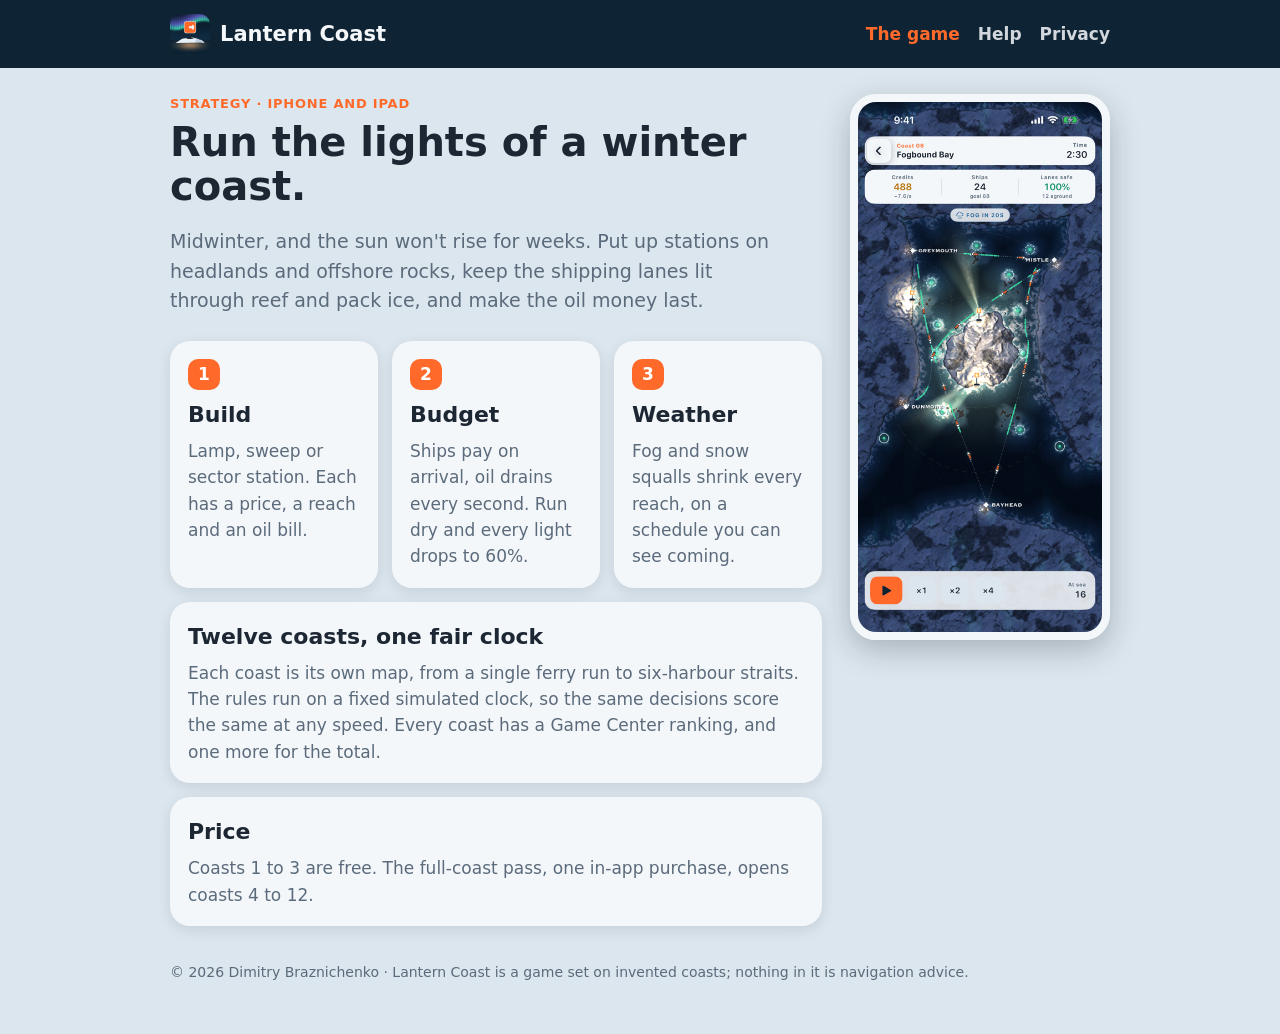
<file: index.html>
<!doctype html>
<html lang="en">
<head>
  <meta charset="utf-8" />
  <meta name="viewport" content="width=device-width, initial-scale=1" />
  <title>Lantern Coast: run the lights of a winter coast</title>
  <link rel="stylesheet" href="styles.css" />
  <link rel="icon" href="icon.png" />
</head>
<body>
  <div class="bar"><div class="in">
    <a class="brand" href="index.html"><img src="icon.png" alt="" />Lantern Coast</a>
    <nav><a href="index.html" class="on">The game</a><a href="support.html">Help</a><a href="privacy-policy.html">Privacy</a></nav>
  </div></div>
  <main>
    <div class="top">
      <div>
        <div class="kicker">STRATEGY · IPHONE AND IPAD</div>
        <h1>Run the lights of a winter coast.</h1>
        <p class="lead">Midwinter, and the sun won't rise for weeks. Put up stations on headlands and offshore rocks, keep the shipping lanes lit through reef and pack ice, and make the oil money last.</p>
        <div class="cards">
          <div class="card"><span class="n">1</span><h2>Build</h2><p>Lamp, sweep or sector station. Each has a price, a reach and an oil bill.</p></div>
          <div class="card"><span class="n">2</span><h2>Budget</h2><p>Ships pay on arrival, oil drains every second. Run dry and every light drops to 60%.</p></div>
          <div class="card"><span class="n">3</span><h2>Weather</h2><p>Fog and snow squalls shrink every reach, on a schedule you can see coming.</p></div>
        </div>
        <div class="card wide"><h2>Twelve coasts, one fair clock</h2><p>Each coast is its own map, from a single ferry run to six-harbour straits. The rules run on a fixed simulated clock, so the same decisions score the same at any speed. Every coast has a Game Center ranking, and one more for the total.</p></div>
        <div class="card wide"><h2>Price</h2><p>Coasts 1 to 3 are free. The full-coast pass, one in-app purchase, opens coasts 4 to 12.</p></div>
      </div>
      <img class="shot" src="hero.png" alt="Coast 06, Fogbound Bay: lit lanes between snowy islands at night" />
    </div>
    <footer>&copy; 2026 Dimitry Braznichenko · Lantern Coast is a game set on invented coasts; nothing in it is navigation advice.</footer>
  </main>
</body>
</html>
</file>
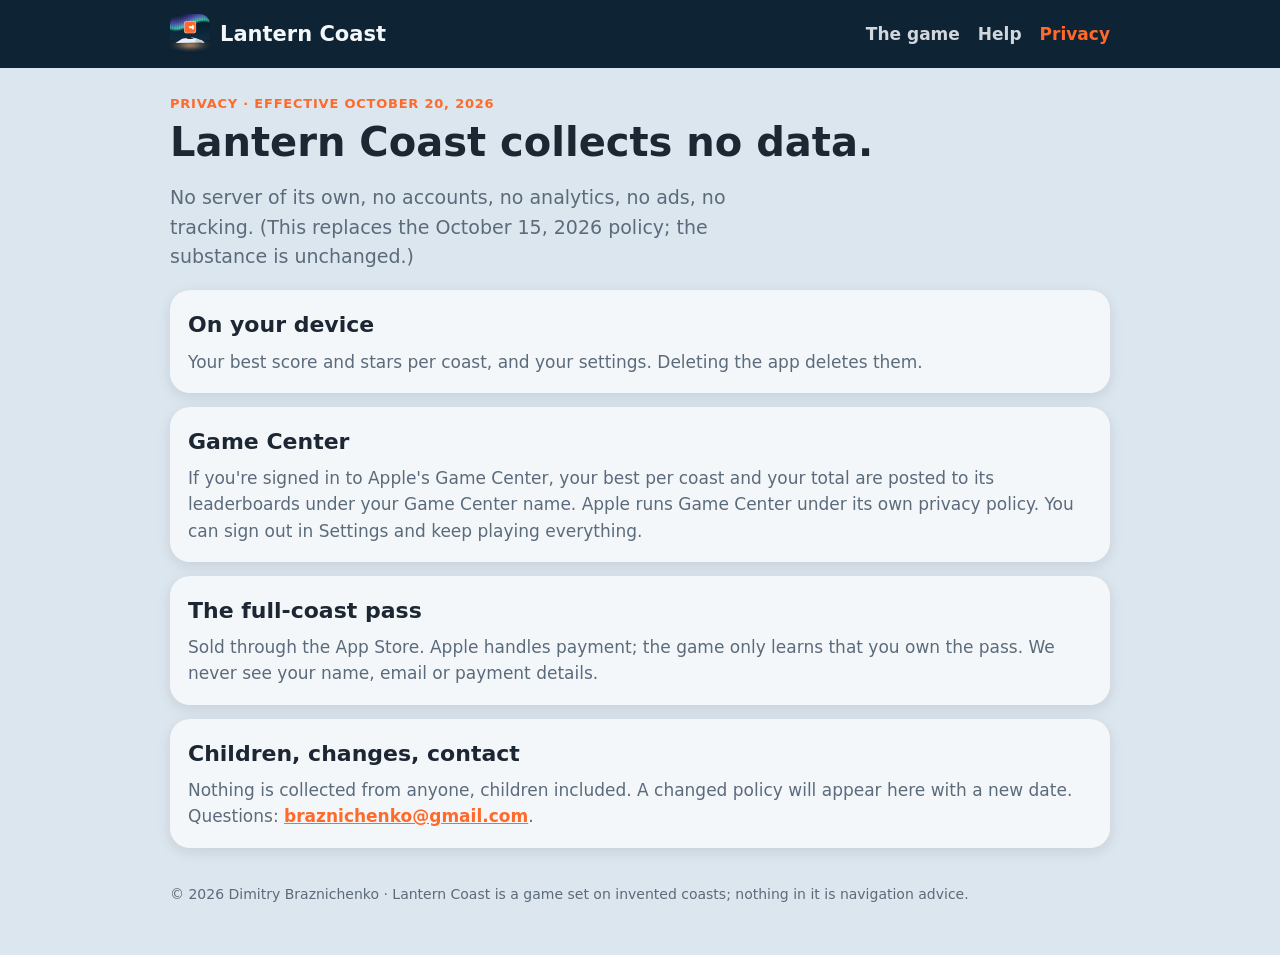
<file: privacy-policy.html>
<!doctype html>
<html lang="en">
<head>
  <meta charset="utf-8" />
  <meta name="viewport" content="width=device-width, initial-scale=1" />
  <title>Lantern Coast: privacy</title>
  <link rel="stylesheet" href="styles.css" />
  <link rel="icon" href="icon.png" />
</head>
<body>
  <div class="bar"><div class="in">
    <a class="brand" href="index.html"><img src="icon.png" alt="" />Lantern Coast</a>
    <nav><a href="index.html">The game</a><a href="support.html">Help</a><a href="privacy-policy.html" class="on">Privacy</a></nav>
  </div></div>
  <main>
    <div class="kicker">PRIVACY · EFFECTIVE OCTOBER 20, 2026</div>
    <h1>Lantern Coast collects no data.</h1>
    <p class="lead">No server of its own, no accounts, no analytics, no ads, no tracking. (This replaces the October 15, 2026 policy; the substance is unchanged.)</p>
    <div class="card wide"><h2>On your device</h2><p>Your best score and stars per coast, and your settings. Deleting the app deletes them.</p></div>
    <div class="card wide"><h2>Game Center</h2><p>If you're signed in to Apple's Game Center, your best per coast and your total are posted to its leaderboards under your Game Center name. Apple runs Game Center under its own privacy policy. You can sign out in Settings and keep playing everything.</p></div>
    <div class="card wide"><h2>The full-coast pass</h2><p>Sold through the App Store. Apple handles payment; the game only learns that you own the pass. We never see your name, email or payment details.</p></div>
    <div class="card wide"><h2>Children, changes, contact</h2><p>Nothing is collected from anyone, children included. A changed policy will appear here with a new date. Questions: <a href="mailto:braznichenko@gmail.com?subject=Lantern%20Coast%20privacy">braznichenko@gmail.com</a>.</p></div>
    <footer>&copy; 2026 Dimitry Braznichenko · Lantern Coast is a game set on invented coasts; nothing in it is navigation advice.</footer>
  </main>
</body>
</html>
</file>
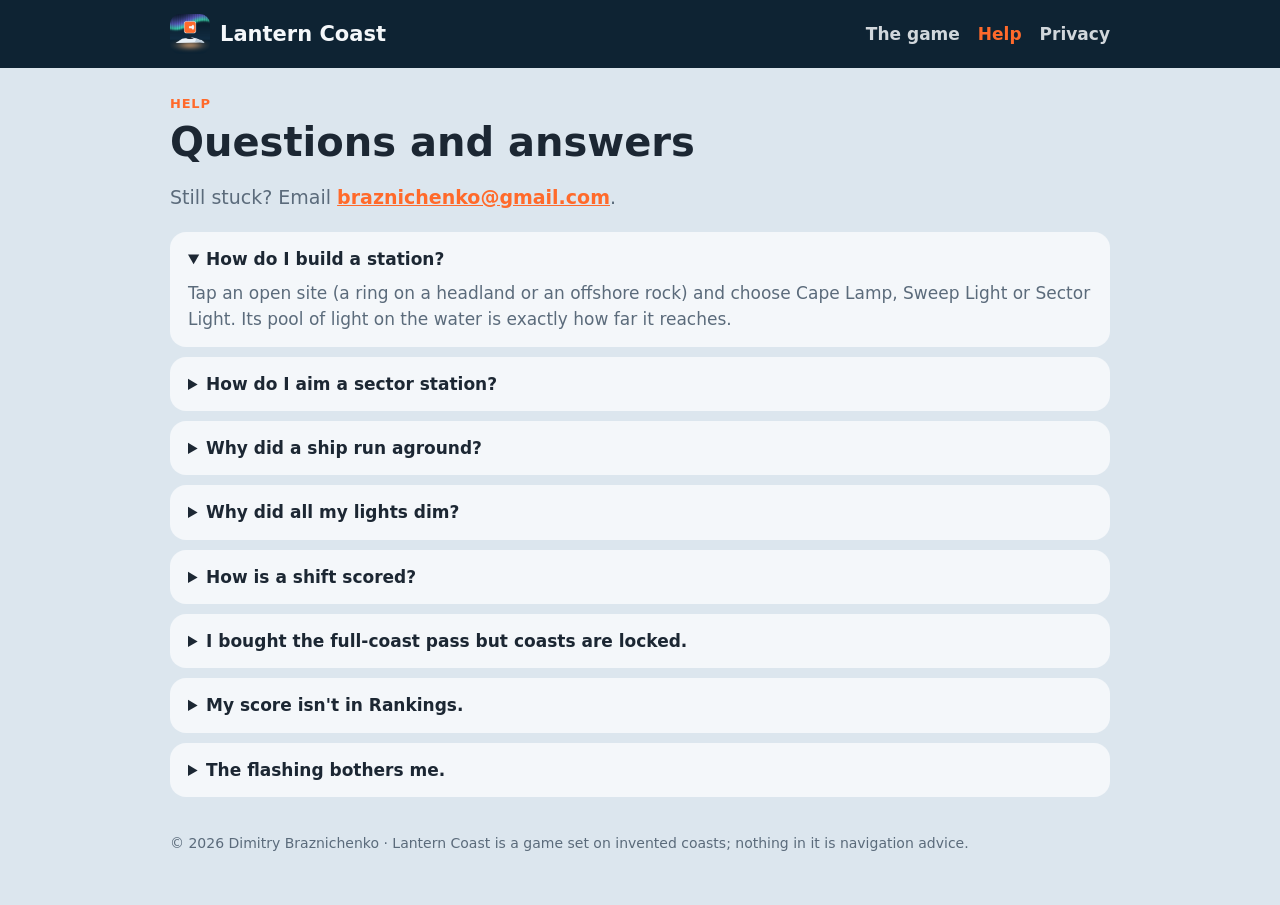
<file: support.html>
<!doctype html>
<html lang="en">
<head>
  <meta charset="utf-8" />
  <meta name="viewport" content="width=device-width, initial-scale=1" />
  <title>Lantern Coast: help</title>
  <link rel="stylesheet" href="styles.css" />
  <link rel="icon" href="icon.png" />
</head>
<body>
  <div class="bar"><div class="in">
    <a class="brand" href="index.html"><img src="icon.png" alt="" />Lantern Coast</a>
    <nav><a href="index.html">The game</a><a href="support.html" class="on">Help</a><a href="privacy-policy.html">Privacy</a></nav>
  </div></div>
  <main>
    <div class="kicker">HELP</div>
    <h1>Questions and answers</h1>
    <p class="lead">Still stuck? Email <a href="mailto:braznichenko@gmail.com?subject=Lantern%20Coast">braznichenko@gmail.com</a>.</p>
    <details open><summary>How do I build a station?</summary><p>Tap an open site (a ring on a headland or an offshore rock) and choose Cape Lamp, Sweep Light or Sector Light. Its pool of light on the water is exactly how far it reaches.</p></details>
    <details><summary>How do I aim a sector station?</summary><p>Select it and drag the round handle at the end of its beam, or use the turn buttons on its card. It turns in 5° steps.</p></details>
    <details><summary>Why did a ship run aground?</summary><p>It crossed reef or shoal (red dashes with a ◆) that no light covered. Bring those stretches inside a lit pool and they turn green. Fog and squalls shrink every pool, so check the forecast chip at the top.</p></details>
    <details><summary>Why did all my lights dim?</summary><p>Credits ran out and oil couldn't be paid, so every station dropped to 60% reach. Lower some power settings or pull down a station (half its price comes back).</p></details>
    <details><summary>How is a shift scored?</summary><p>100 per ship delivered, 10 per unit of cargo, up to 500 for how much of the lanes stayed lit, a tenth of the credits left, minus 150 for every grounding. Stars for the goal, 80% of par and par.</p></details>
    <details><summary>I bought the full-coast pass but coasts are locked.</summary><p>Open Station settings (gear icon on the title screen) or the pass page and tap Restore, signed in with the Apple Account that bought it.</p></details>
    <details><summary>My score isn't in Rankings.</summary><p>Rankings use Game Center: sign in under Settings › Game Center. Scores made while signed out stay on the device and are posted when you next play signed in.</p></details>
    <details><summary>The flashing bothers me.</summary><p>Turn on Calmer lights in Station settings: no sweeping beams, flicker or lightning. The rules are unchanged.</p></details>
    <footer>&copy; 2026 Dimitry Braznichenko · Lantern Coast is a game set on invented coasts; nothing in it is navigation advice.</footer>
  </main>
</body>
</html>
</file>
<file: styles.css>
/* Lantern Coast: the dispatch board. Ice page, snow cards, slate type,
   one signal orange, SF Rounded. */
:root { --ice: #dce6ee; --snow: #f4f7fa; --slate: #1c2733; --slate-soft: #5b6b7b; --signal: #ff6a2b; --go: #15936a; --polar: #0e2333; }
* { box-sizing: border-box; }
body { margin: 0; background: var(--ice); color: var(--slate); font: 17px/1.55 ui-rounded, "SF Pro Rounded", -apple-system, "Segoe UI", system-ui, sans-serif; }
.bar { background: var(--polar); color: var(--snow); }
.bar .in { max-width: 980px; margin: 0 auto; padding: 14px 20px; display: flex; align-items: center; justify-content: space-between; gap: 14px; flex-wrap: wrap; }
.bar a.brand { color: var(--snow); text-decoration: none; font-weight: 800; font-size: 21px; display: flex; align-items: center; gap: 10px; }
.bar img { width: 40px; height: 40px; border-radius: 10px; }
.bar nav a { color: var(--snow); opacity: 0.85; text-decoration: none; font-weight: 700; margin-left: 18px; }
.bar nav a.on, .bar nav a:hover { color: var(--signal); opacity: 1; }
main { max-width: 980px; margin: 0 auto; padding: 26px 20px 50px; }
.kicker { color: var(--signal); font-weight: 800; font-size: 13px; letter-spacing: 0.06em; }
h1 { font-size: 40px; line-height: 1.1; margin: 6px 0 10px; font-weight: 900; }
h2 { font-size: 22px; margin: 0 0 6px; font-weight: 800; }
.lead { font-size: 19px; color: var(--slate-soft); max-width: 620px; }
.top { display: grid; grid-template-columns: 1fr 260px; gap: 28px; align-items: start; }
.top img.shot { width: 100%; border-radius: 26px; border: 8px solid var(--snow); box-shadow: 0 10px 30px rgba(8, 22, 35, 0.25); }
.cards { display: grid; grid-template-columns: repeat(3, 1fr); gap: 14px; margin-top: 26px; }
.card { background: var(--snow); border-radius: 20px; padding: 18px; box-shadow: 0 4px 14px rgba(8, 22, 35, 0.10); }
.card .n { display: inline-block; background: var(--signal); color: #fff; font-weight: 900; border-radius: 10px; padding: 2px 10px; margin-bottom: 8px; }
.card p { margin: 0; color: var(--slate-soft); }
.wide { margin-top: 14px; }
details { background: var(--snow); border-radius: 16px; padding: 14px 18px; margin-top: 10px; }
summary { font-weight: 800; cursor: pointer; }
details p { color: var(--slate-soft); margin: 8px 0 0; }
a { color: var(--signal); font-weight: 700; }
footer { margin-top: 36px; color: var(--slate-soft); font-size: 14px; }
@media (max-width: 760px) { .top { grid-template-columns: 1fr; } .top img.shot { max-width: 260px; } .cards { grid-template-columns: 1fr; } h1 { font-size: 32px; } .bar nav a { margin: 0 16px 0 0; } }
</file>
